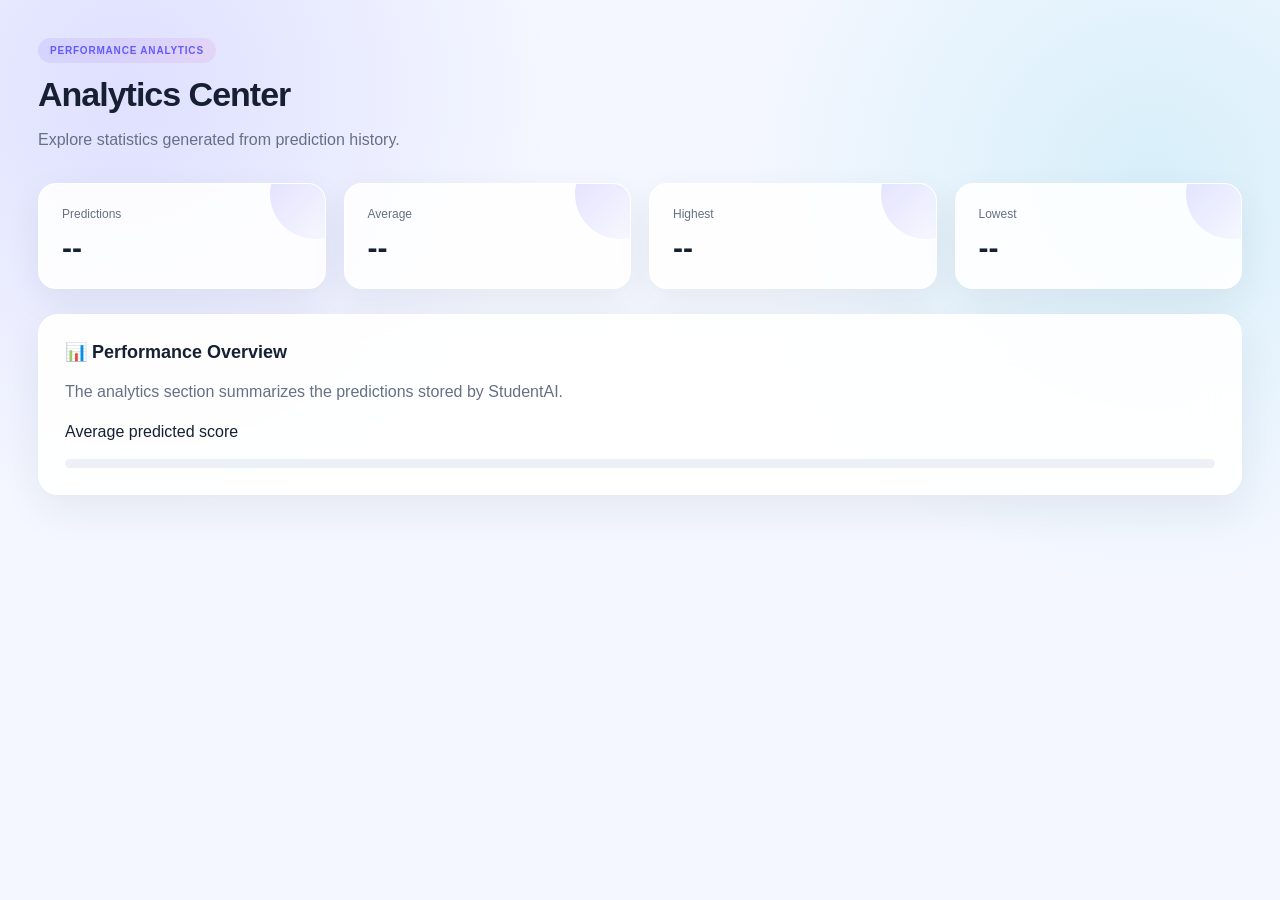
<file: frontend/pages/analytics.html>
<!DOCTYPE html>

<html lang="en">

<head>

    <meta charset="UTF-8">

    <meta
        name="viewport"
        content="width=device-width, initial-scale=1.0"
    >

    <title>Analytics</title>

    <link
        rel="stylesheet"
        href="../css/main.css"
    >

</head>


<body>

<div class="page">


    <div class="page-header">

        <span class="badge">
            PERFORMANCE ANALYTICS
        </span>

        <h1>
            Analytics Center
        </h1>

        <p>
            Explore statistics generated from
            prediction history.
        </p>

    </div>


    <div class="stats">


        <div class="stat-card">

            <span>
                Predictions
            </span>

            <strong id="total">
                --
            </strong>

        </div>


        <div class="stat-card">

            <span>
                Average
            </span>

            <strong id="average">
                --
            </strong>

        </div>


        <div class="stat-card">

            <span>
                Highest
            </span>

            <strong id="highest">
                --
            </strong>

        </div>


        <div class="stat-card">

            <span>
                Lowest
            </span>

            <strong id="lowest">
                --
            </strong>

        </div>


    </div>


    <div class="card">

        <h2>
            📊 Performance Overview
        </h2>

        <p>
            The analytics section summarizes the
            predictions stored by StudentAI.
        </p>

        <br>

        <div>
            Average predicted score
        </div>

        <br>

        <div class="progress">

            <div
                id="average-bar"
                class="progress-bar"
                style="width:0%"
            >
            </div>

        </div>

    </div>


</div>


<script src="../js/analytics.js"></script>
<script src="../js/theme.js"></script>
</body>

</html>
</file>
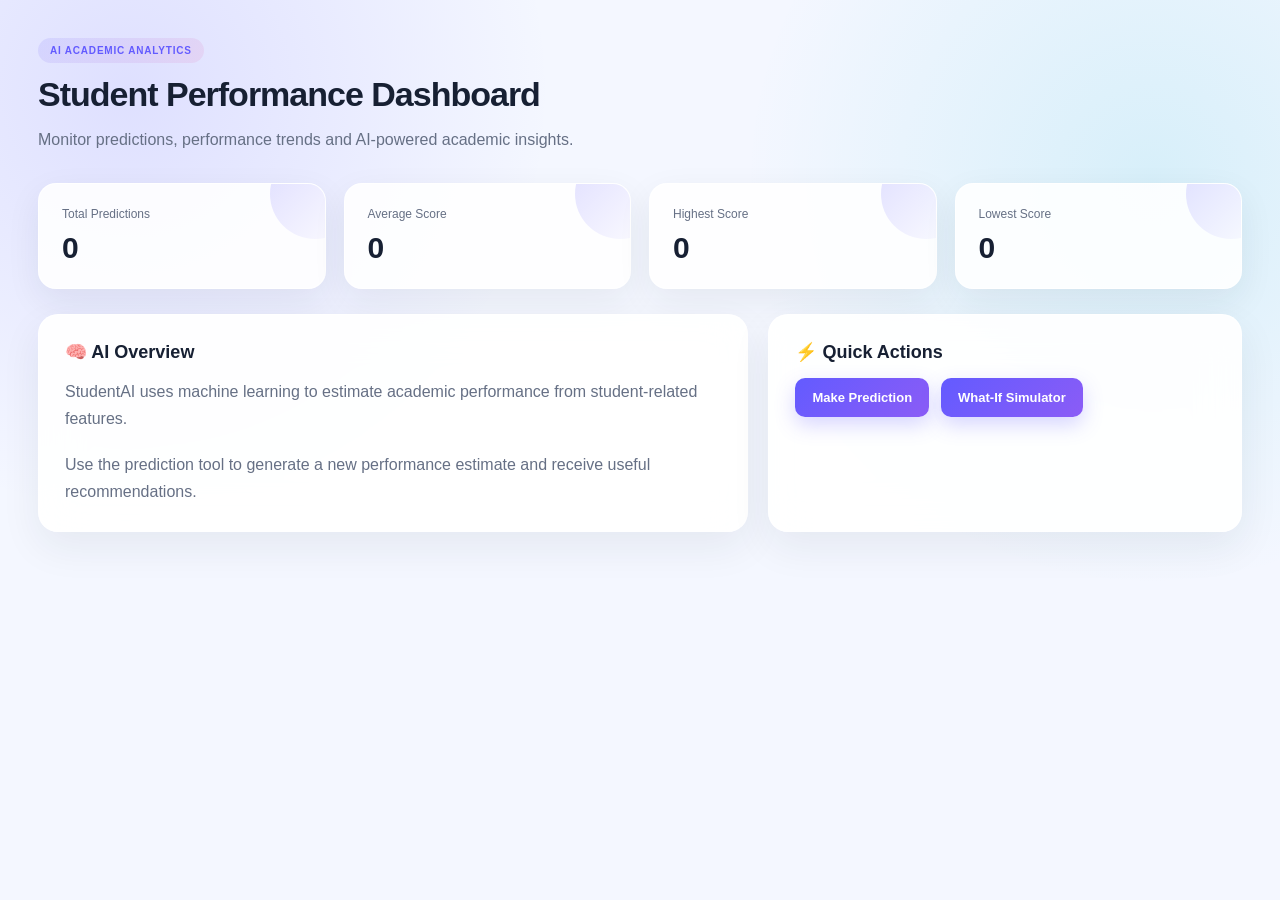
<file: frontend/pages/dashboard.html>
<!DOCTYPE html>

<html lang="en">

<head>

    <meta charset="UTF-8">

    <meta
        name="viewport"
        content="width=device-width, initial-scale=1.0"
    >

    <title>Dashboard</title>

    <link
        rel="stylesheet"
        href="../css/main.css"
    >

</head>


<body>

<div class="page">


    <div class="page-header">

        <span class="badge">
            AI ACADEMIC ANALYTICS
        </span>

        <h1>
            Student Performance Dashboard
        </h1>

        <p>
            Monitor predictions, performance trends
            and AI-powered academic insights.
        </p>

    </div>


    <!-- STATISTICS -->

    <div class="stats">

        <div class="stat-card">

            <span>
                Total Predictions
            </span>

            <strong id="total-predictions">
                0
            </strong>

        </div>


        <div class="stat-card">

            <span>
                Average Score
            </span>

            <strong id="average-score">
                0
            </strong>

        </div>


        <div class="stat-card">

            <span>
                Highest Score
            </span>

            <strong id="highest-score">
                0
            </strong>

        </div>


        <div class="stat-card">

            <span>
                Lowest Score
            </span>

            <strong id="lowest-score">
                0
            </strong>

        </div>

    </div>


    <!-- DASHBOARD CONTENT -->

    <div class="dashboard-grid">


        <div class="card">

            <h2>
                🧠 AI Overview
            </h2>

            <p>
                StudentAI uses machine learning to
                estimate academic performance from
                student-related features.
            </p>

            <br>

            <p>
                Use the prediction tool to generate
                a new performance estimate and receive
                useful recommendations.
            </p>

        </div>


        <div class="card">

            <h2>
                ⚡ Quick Actions
            </h2>

            <div class="quick-actions">

                <a href="predict.html">
                    Make Prediction
                </a>

                <a href="simulator.html">
                    What-If Simulator
                </a>

            </div>

        </div>


    </div>

</div>
<script src="../js/dashboard.js"></script>
<script src="../js/theme.js"></script>

</body>

</html>
</file>
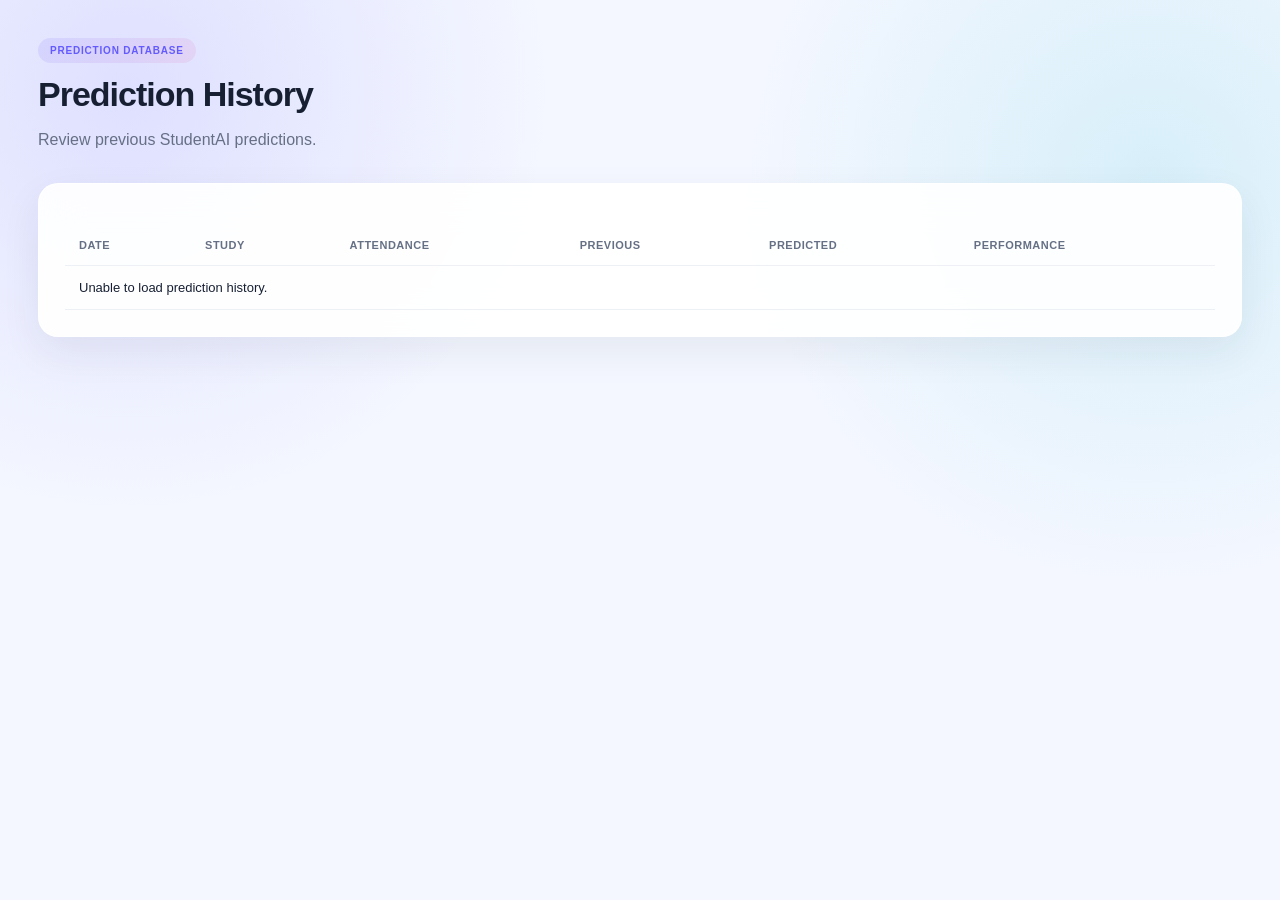
<file: frontend/pages/history.html>
<!DOCTYPE html>

<html lang="en">

<head>

    <meta charset="UTF-8">

    <meta
        name="viewport"
        content="width=device-width, initial-scale=1.0"
    >

    <title>Prediction History</title>

    <link
        rel="stylesheet"
        href="../css/main.css"
    >

</head>


<body>

<div class="page">


    <div class="page-header">

        <span class="badge">
            PREDICTION DATABASE
        </span>

        <h1>
            Prediction History
        </h1>

        <p>
            Review previous StudentAI predictions.
        </p>

    </div>


    <div class="card">

        <div
            style="
                overflow-x:auto;
            "
        >

            <table class="data-table">

                <thead>

                    <tr>

                        <th>
                            Date
                        </th>

                        <th>
                            Study
                        </th>

                        <th>
                            Attendance
                        </th>

                        <th>
                            Previous
                        </th>

                        <th>
                            Predicted
                        </th>

                        <th>
                            Performance
                        </th>

                    </tr>

                </thead>


                <tbody id="history-body">

                    <tr>

                        <td colspan="6">
                            Loading...
                        </td>

                    </tr>

                </tbody>

            </table>

        </div>

    </div>


</div>


<script src="../js/history.js"></script>
<script src="../js/theme.js"></script>
</body>

</html>
</file>
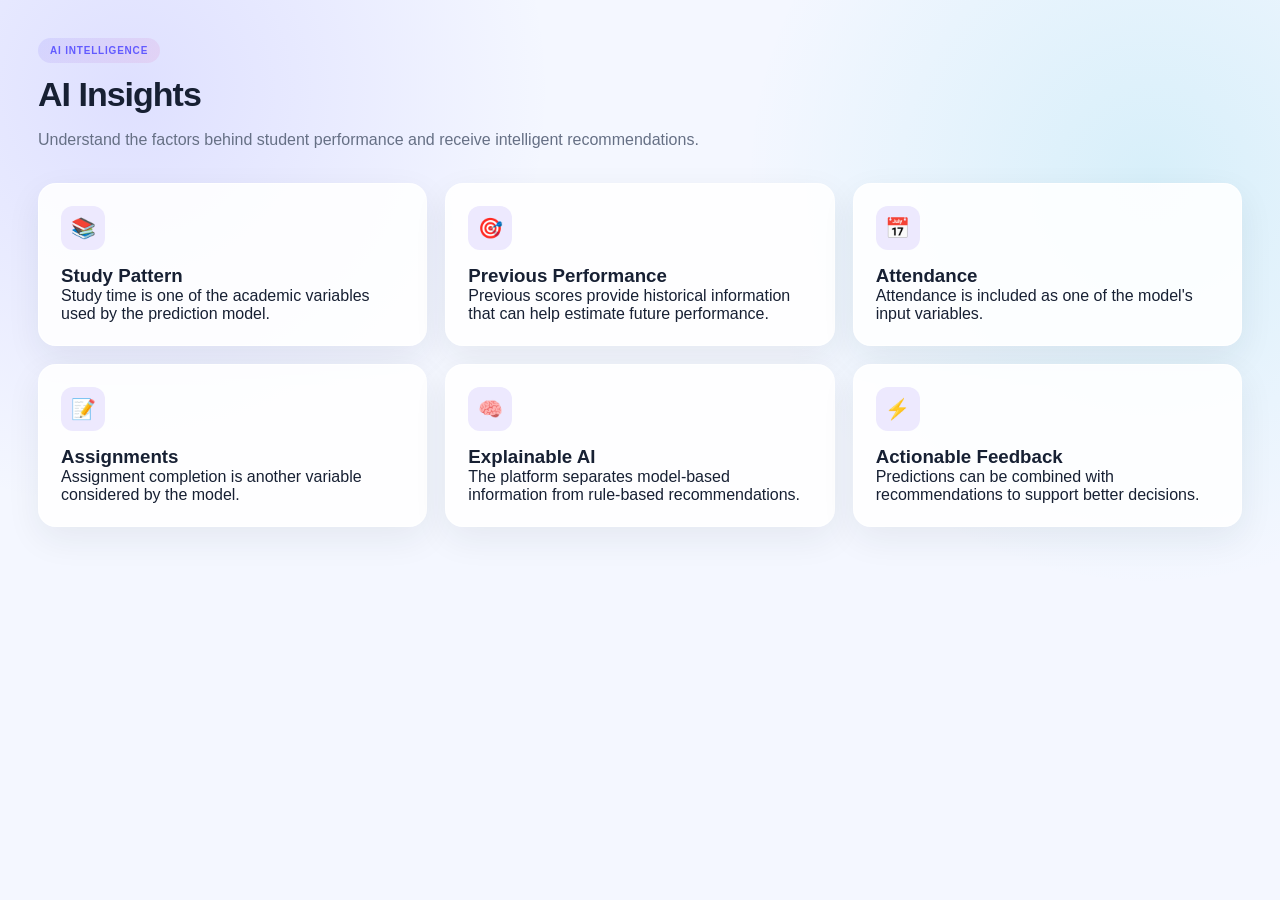
<file: frontend/pages/insights.html>
<!DOCTYPE html>
<html lang="en">

<head>

    <meta charset="UTF-8">

    <meta
        name="viewport"
        content="width=device-width, initial-scale=1.0"
    >

    <title>AI Insights</title>

    <link
        rel="stylesheet"
        href="../css/main.css"
    >

</head>


<body>

<div class="page">


    <div class="page-header">

        <span class="badge">
            AI INTELLIGENCE
        </span>

        <h1>
            AI Insights
        </h1>

        <p>
            Understand the factors behind student
            performance and receive intelligent recommendations.
        </p>

    </div>


    <div class="insight-grid">


        <div class="insight-card">

            <div class="insight-icon">
                📚
            </div>

            <h3>
                Study Pattern
            </h3>

            <p>
                Study time is one of the academic
                variables used by the prediction model.
            </p>

        </div>


        <div class="insight-card">

            <div class="insight-icon">
                🎯
            </div>

            <h3>
                Previous Performance
            </h3>

            <p>
                Previous scores provide historical
                information that can help estimate
                future performance.
            </p>

        </div>


        <div class="insight-card">

            <div class="insight-icon">
                📅
            </div>

            <h3>
                Attendance
            </h3>

            <p>
                Attendance is included as one of the
                model's input variables.
            </p>

        </div>


        <div class="insight-card">

            <div class="insight-icon">
                📝
            </div>

            <h3>
                Assignments
            </h3>

            <p>
                Assignment completion is another
                variable considered by the model.
            </p>

        </div>


        <div class="insight-card">

            <div class="insight-icon">
                🧠
            </div>

            <h3>
                Explainable AI
            </h3>

            <p>
                The platform separates model-based
                information from rule-based recommendations.
            </p>

        </div>


        <div class="insight-card">

            <div class="insight-icon">
                ⚡
            </div>

            <h3>
                Actionable Feedback
            </h3>

            <p>
                Predictions can be combined with
                recommendations to support better decisions.
            </p>

        </div>


    </div>

</div>
<script src="../js/theme.js"></script>
</body>

</html>
</file>
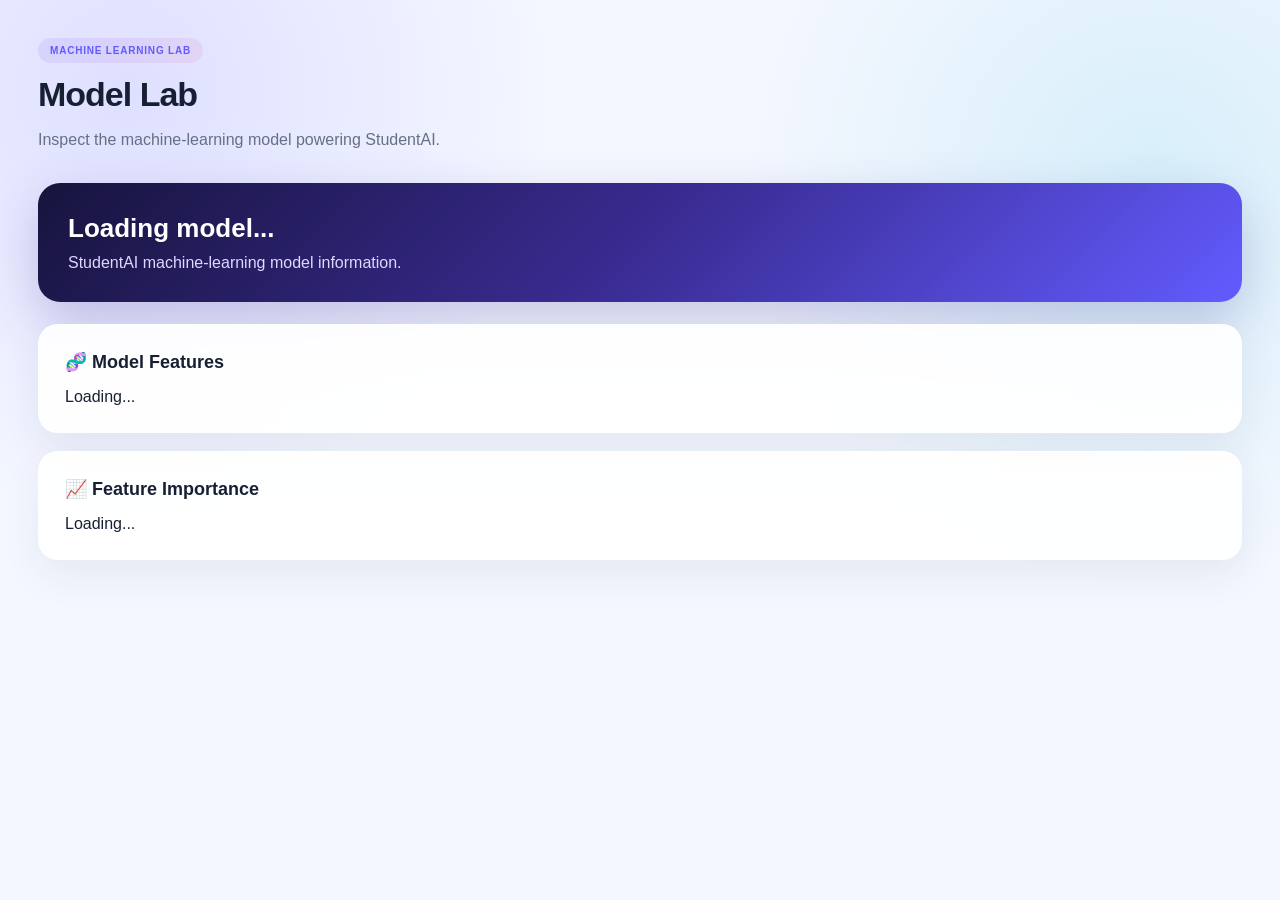
<file: frontend/pages/model.html>
<!DOCTYPE html>

<html lang="en">

<head>

    <meta charset="UTF-8">

    <meta
        name="viewport"
        content="width=device-width, initial-scale=1.0"
    >

    <title>Model Lab</title>

    <link
        rel="stylesheet"
        href="../css/main.css"
    >

</head>


<body>

<div class="page">


    <div class="page-header">

        <span class="badge">
            MACHINE LEARNING LAB
        </span>

        <h1>
            Model Lab
        </h1>

        <p>
            Inspect the machine-learning model
            powering StudentAI.
        </p>

    </div>


    <div
        id="model-hero"
        class="model-hero"
    >

        <h2 id="model-name">
            Loading model...
        </h2>

        <p>
            StudentAI machine-learning model
            information.
        </p>

    </div>


    <div class="card">

        <h2>
            🧬 Model Features
        </h2>

        <div id="features">
            Loading...
        </div>

    </div>


    <br>


    <div class="card">

        <h2>
            📈 Feature Importance
        </h2>

        <div id="importance">
            Loading...
        </div>

    </div>


</div>


<script src="../js/model.js"></script>
<script src="../js/theme.js"></script>
</body>

</html>
</file>
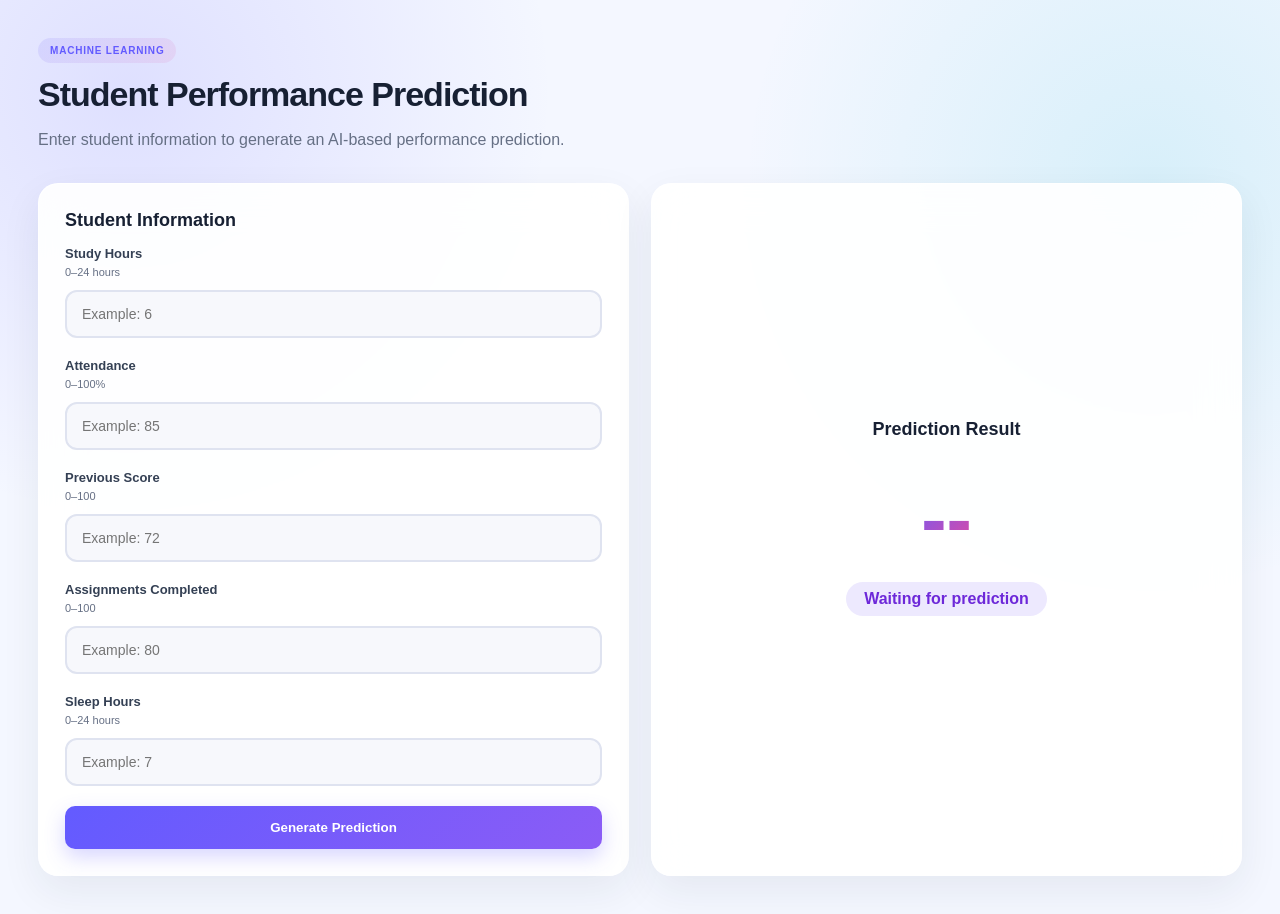
<file: frontend/pages/predict.html>
<!DOCTYPE html>

<html lang="en">

<head>

    <meta charset="UTF-8">

    <meta
        name="viewport"
        content="width=device-width, initial-scale=1.0"
    >

    <title>Prediction</title>

    <link
        rel="stylesheet"
        href="../css/main.css"
    >

</head>


<body>

<div class="page">


    <div class="page-header">

        <span class="badge">
            MACHINE LEARNING
        </span>

        <h1>
            Student Performance Prediction
        </h1>

        <p>
            Enter student information to generate
            an AI-based performance prediction.
        </p>

    </div>


    <div class="prediction-layout">


        <!-- FORM -->

        <div class="card">

            <h2>
                Student Information
            </h2>


            <form id="prediction-form">


                <label>

                    Study Hours

                    <span class="input-hint">
                        0–24 hours
                    </span>

                    <input
                        type="number"
                        id="study_hours"
                        name="study_hours"
                        min="0"
                        max="24"
                        step="0.5"
                        placeholder="Example: 6"
                        required
                    >

                </label>

                <label>

                    Attendance

                    <span class="input-hint">
                        0–100%
                     </span>

                    <input
                        type="number"
                        id="attendance"
                        name="attendance"
                        min="0"
                        max="100"
                        step="1"
                        placeholder="Example: 85"
                        required
                    >

                </label>


                <label>

                    Previous Score

                    <span class="input-hint">
                        0–100
                    </span>

                    <input
                        type="number"
                        id="previous_score"
                        name="previous_score"
                        min="0"
                        max="100"
                        step="1"
                        placeholder="Example: 72"
                        required
                    >

                </label>

                <label>

                    Assignments Completed

                    <span class="input-hint">
                        0–100
                    </span>

                    <input
                        type="number"
                        id="assignments_completed"
                        name="assignments_completed"
                        min="0"
                        max="100"
                        step="1"
                        placeholder="Example: 80"
                        required
                    >

                </label>


                <label>

                    Sleep Hours

                    <span class="input-hint">
                        0–24 hours
                    </span>

                    <input
                        type="number"
                        id="sleep_hours"
                        name="sleep_hours"
                        min="0"
                        max="24"
                        step="0.5"
                        placeholder="Example: 7"
                        required
                    >

                </label>


                <button
                    type="submit"
                    id="prediction-button"
                    class="primary-action"
                >
                    Generate Prediction
                </button>


            </form>

        </div>


        <!-- RESULT -->

        <div class="card result-panel">

            <h2>
                Prediction Result
            </h2>


            <div
                id="prediction-score"
                class="big-score"
            >
                --
            </div>


            <div
                id="prediction-category"
                class="category"
            >
                Waiting for prediction
            </div>


            <div
                id="recommendations"
                style="width:100%;"
            >

            </div>

        </div>


    </div>

</div>

<script src="../js/prediction.js"></script>
<script src="../js/theme.js"></script>
</body>

</html>
</file>
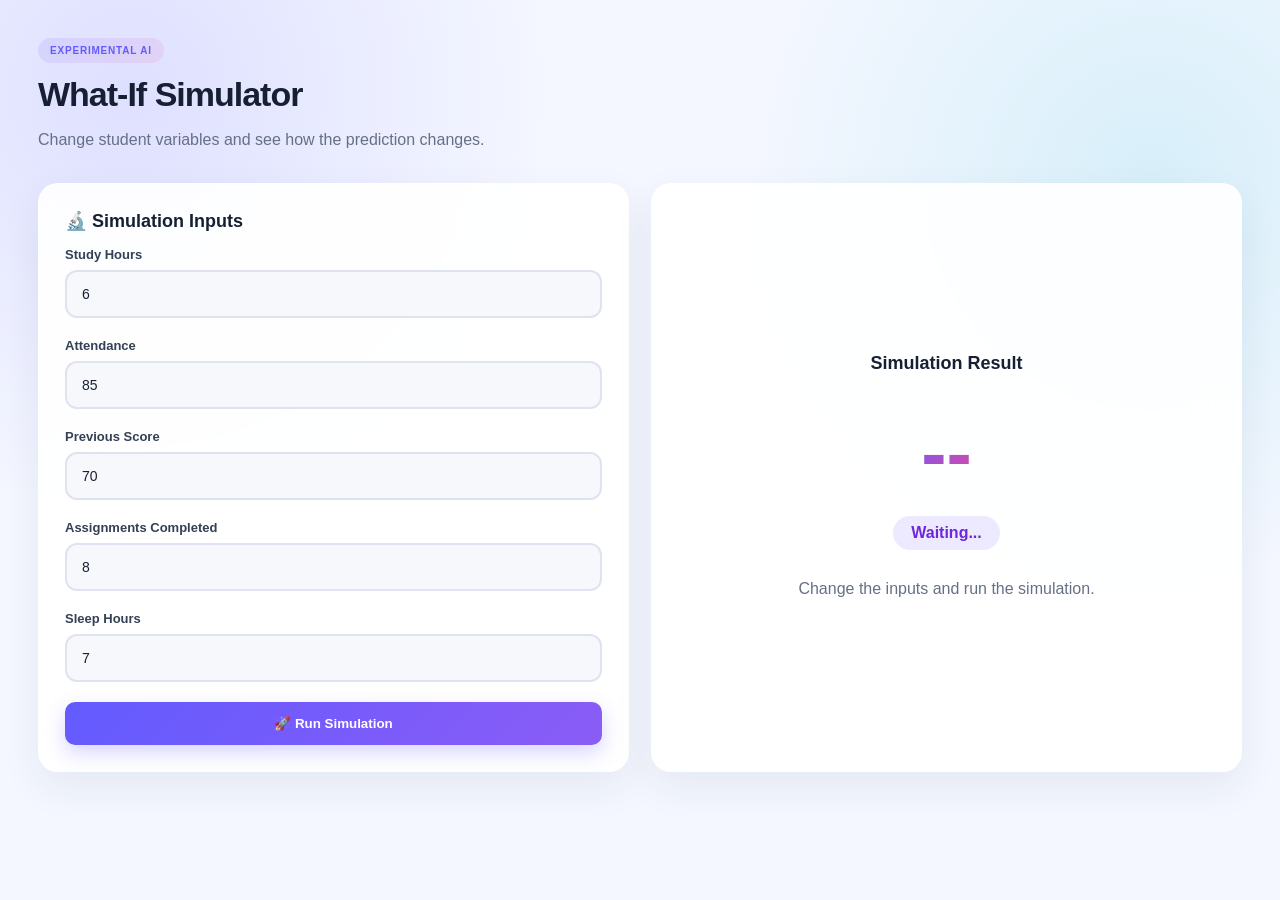
<file: frontend/pages/simulator.html>
<!DOCTYPE html>

<html lang="en">

<head>

    <meta charset="UTF-8">

    <meta
        name="viewport"
        content="width=device-width, initial-scale=1.0"
    >

    <title>What-If Simulator</title>

    <link
        rel="stylesheet"
        href="../css/main.css"
    >

</head>


<body>

<div class="page">


    <div class="page-header">

        <span class="badge">
            EXPERIMENTAL AI
        </span>

        <h1>
            What-If Simulator
        </h1>

        <p>
            Change student variables and see how
            the prediction changes.
        </p>

    </div>


    <div class="prediction-layout">


        <div class="card">

            <h2>
                🔬 Simulation Inputs
            </h2>


            <label>
                Study Hours

                <input
                    type="number"
                    id="study_hours"
                    value="6"
                    min="0"
                    max="24"
                    step="0.1"
                >
            </label>


            <label>
                Attendance

                <input
                    type="number"
                    id="attendance"
                    value="85"
                    min="0"
                    max="100"
                >
            </label>


            <label>
                Previous Score

                <input
                    type="number"
                    id="previous_score"
                    value="70"
                    min="0"
                    max="100"
                >
            </label>


            <label>
                Assignments Completed

                <input
                    type="number"
                    id="assignments_completed"
                    value="8"
                    min="0"
                    max="100"
                >
            </label>


            <label>
                Sleep Hours

                <input
                    type="number"
                    id="sleep_hours"
                    value="7"
                    min="0"
                    max="24"
                >
            </label>


            <button
                class="primary-action"
                onclick="runSimulation()"
            >
                🚀 Run Simulation
            </button>

        </div>


        <div class="card result-panel">

            <h2>
                Simulation Result
            </h2>


            <div
                id="simulation-score"
                class="big-score"
            >
                --
            </div>


            <div
                id="simulation-category"
                class="category"
            >
                Waiting...
            </div>


            <p id="simulation-message">
                Change the inputs and run the simulation.
            </p>

        </div>


    </div>

</div>


<script src="../js/simulator.js"></script>
<script src="../js/theme.js"></script>
</body>

</html>
</file>
<file: frontend/css/main.css>
* {
    margin: 0;
    padding: 0;
    box-sizing: border-box;
}

:root {
    --bg: #f4f7ff;
    --card: rgba(255, 255, 255, 0.88);
    --text: #172033;
    --muted: #667085;
    --border: rgba(255, 255, 255, 0.7);

    --primary: #635bff;
    --secondary: #8b5cf6;
    --cyan: #06b6d4;
    --pink: #ec4899;

    --success: #16a34a;
    --danger: #ef4444;

    --sidebar: #11152b;
}

body {
    font-family: Inter, Arial, Helvetica, sans-serif;
    background:
        radial-gradient(circle at 10% 10%, rgba(99, 91, 255, 0.15), transparent 30%),
        radial-gradient(circle at 90% 20%, rgba(6, 182, 212, 0.12), transparent 30%),
        var(--bg);

    color: var(--text);
    min-height: 100vh;
    transition: 0.3s ease;
}


/* =========================
   APP
========================= */

.app {
    display: flex;
    min-height: 100vh;
}


/* =========================
   SIDEBAR
========================= */

.sidebar {
    width: 255px;
    background:
        linear-gradient(180deg, #11152b 0%, #171b38 100%);

    color: white;

    display: flex;
    flex-direction: column;

    padding: 25px 15px;

    flex-shrink: 0;

    box-shadow: 8px 0 30px rgba(17, 21, 43, 0.15);
}


/* LOGO */

.logo {
    display: flex;
    align-items: center;
    gap: 12px;

    padding: 5px 10px 35px;
}

.logo-icon {
    width: 44px;
    height: 44px;

    display: flex;
    align-items: center;
    justify-content: center;

    border-radius: 13px;

    background:
        linear-gradient(135deg, #635bff, #ec4899);

    box-shadow:
        0 8px 25px rgba(99, 91, 255, 0.35);

    font-size: 21px;
}

.logo strong {
    display: block;
    font-size: 17px;
}

.logo small {
    display: block;
    color: #9ca3af;
    margin-top: 4px;
}


/* NAV */

.sidebar nav {
    display: flex;
    flex-direction: column;
    gap: 7px;
}

.sidebar nav a {
    position: relative;

    text-decoration: none;

    color: #b9bfd3;

    padding: 13px 14px;

    border-radius: 11px;

    font-size: 13px;

    transition: 0.25s ease;
}

.sidebar nav a:hover {
    color: white;

    background:
        linear-gradient(
            90deg,
            rgba(99, 91, 255, 0.25),
            rgba(139, 92, 246, 0.12)
        );

    transform: translateX(4px);
}

.sidebar nav a::before {
    content: "";

    position: absolute;

    left: 0;
    top: 50%;

    width: 3px;
    height: 0;

    background: #8b5cf6;

    border-radius: 10px;

    transform: translateY(-50%);

    transition: 0.25s;
}

.sidebar nav a:hover::before {
    height: 55%;
}


/* SIDEBAR BOTTOM */

.sidebar-bottom {
    margin-top: auto;
}

.sidebar-bottom button {
    width: 100%;

    padding: 12px;

    border: 1px solid rgba(255,255,255,0.1);

    border-radius: 10px;

    background: rgba(255,255,255,0.05);

    color: #d1d5db;

    cursor: pointer;

    transition: 0.25s;
}

.sidebar-bottom button:hover {
    background: rgba(255,255,255,0.1);
}


/* =========================
   MAIN
========================= */

.main {
    flex: 1;
    min-width: 0;
}


/* TOPBAR */

.topbar {
    height: 72px;

    background: rgba(255,255,255,0.78);

    backdrop-filter: blur(20px);

    border-bottom: 1px solid rgba(0,0,0,0.05);

    display: flex;
    align-items: center;
    justify-content: space-between;

    padding: 0 28px;

    position: relative;

    z-index: 20;
}

.topbar strong {
    font-size: 14px;
}

.api-status {
    font-size: 12px;

    padding: 7px 12px;

    border-radius: 30px;

    background: #ecfdf3;

    color: #15803d;

    font-weight: 600;
}


/* MENU */

.menu-button {
    display: none;

    width: 42px;
    height: 42px;

    border: 1px solid #d9dded;

    border-radius: 12px;

    background: linear-gradient(
        135deg,
        #635bff,
        #8b5cf6
    );

    color: white;

    font-size: 22px;

    font-weight: 900;

    cursor: pointer;

    box-shadow:
        0 6px 18px rgba(99, 91, 255, 0.30);

    transition: 0.25s ease;
}

.menu-button:hover {
    transform: scale(1.05);

    box-shadow:
        0 8px 24px rgba(99, 91, 255, 0.40);
}

.menu-button:active {
    transform: scale(0.95);
}

/* IFRAME */

.content-frame {
    width: 100%;

    height: calc(100vh - 72px);

    border: none;

    display: block;
}


/* =========================
   PAGE
========================= */

.page {
    padding: 38px;

    max-width: 1400px;

    margin: auto;
}

.page-header {
    margin-bottom: 30px;
}

.page-header h1 {
    font-size: 34px;

    margin: 12px 0;

    letter-spacing: -1px;
}

.page-header p {
    color: var(--muted);

    line-height: 1.7;
}


/* BADGE */

.badge {
    display: inline-block;

    padding: 7px 12px;

    border-radius: 30px;

    background:
        linear-gradient(
            135deg,
            rgba(99,91,255,0.12),
            rgba(236,72,153,0.1)
        );

    color: var(--primary);

    font-size: 10px;

    font-weight: 800;

    letter-spacing: 0.8px;
}


/* =========================
   CARDS
========================= */

.card {
    background: var(--card);

    backdrop-filter: blur(20px);

    border: 1px solid rgba(255,255,255,0.8);

    border-radius: 20px;

    padding: 26px;

    box-shadow:
        0 15px 40px rgba(31, 41, 55, 0.07);

    transition:
        transform 0.25s ease,
        box-shadow 0.25s ease;
}

.card:hover {
    transform: translateY(-3px);

    box-shadow:
        0 20px 50px rgba(31, 41, 55, 0.11);
}

.card h2 {
    margin-bottom: 15px;

    font-size: 18px;
}

.card p {
    color: var(--muted);

    line-height: 1.7;
}


/* =========================
   STATS
========================= */

.stats {
    display: grid;

    grid-template-columns: repeat(4, 1fr);

    gap: 18px;

    margin-bottom: 25px;
}

.stat-card {
    position: relative;

    overflow: hidden;

    background: var(--card);

    border: 1px solid rgba(255,255,255,0.8);

    border-radius: 18px;

    padding: 23px;

    box-shadow:
        0 12px 35px rgba(31,41,55,0.07);
}

.stat-card::after {
    content: "";

    position: absolute;

    width: 90px;
    height: 90px;

    border-radius: 50%;

    right: -35px;
    top: -35px;

    background:
        linear-gradient(
            135deg,
            rgba(99,91,255,0.2),
            transparent
        );
}

.stat-card span {
    display: block;

    color: var(--muted);

    font-size: 12px;

    margin-bottom: 10px;
}

.stat-card strong {
    font-size: 30px;
}


/* =========================
   DASHBOARD
========================= */

.dashboard-grid {
    display: grid;

    grid-template-columns: 1.2fr 0.8fr;

    gap: 20px;
}


/* QUICK ACTIONS */

.quick-actions {
    display: flex;

    gap: 12px;

    flex-wrap: wrap;
}

.quick-actions a {
    text-decoration: none;

    padding: 12px 17px;

    color: white;

    border-radius: 10px;

    font-size: 13px;

    font-weight: 600;

    background:
        linear-gradient(
            135deg,
            var(--primary),
            var(--secondary)
        );

    box-shadow:
        0 8px 20px rgba(99,91,255,0.25);

    transition: 0.25s;
}

.quick-actions a:hover {
    transform: translateY(-2px);

    box-shadow:
        0 12px 25px rgba(99,91,255,0.35);
}


/* =========================
   PREDICTION
========================= */

.prediction-layout {
    display: grid;

    grid-template-columns: 1fr 1fr;

    gap: 22px;
}

.card label {

    display: block;

    margin-bottom: 20px;

    font-size: 13px;

    font-weight: 700;

    color: #344054;

}
body.dark .card label {

    color: #e5e7eb;

}

.card input,
.card select {
    width: 100%;

    margin-top: 8px;

    padding: 14px 15px;

    border: 2px solid #dfe3f0;

    border-radius: 12px;

    outline: none;

    font-size: 14px;

    color: #172033;

    background: #f7f8fc;

    transition:
        border-color 0.2s ease,
        box-shadow 0.2s ease,
        background 0.2s ease;
}


.card input:hover,
.card select:hover {

    border-color: #b9b4ff;

    background: #ffffff;

}


.card input:focus,
.card select:focus {

    border-color: var(--primary);

    background: #ffffff;

    box-shadow:
        0 0 0 4px rgba(99, 91, 255, 0.12);

}



/* BUTTON */

.primary-action {
    width: 100%;

    padding: 14px;

    background:
        linear-gradient(
            135deg,
            var(--primary),
            var(--secondary)
        );

    color: white;

    border: none;

    border-radius: 10px;

    cursor: pointer;

    font-weight: 700;

    box-shadow:
        0 8px 20px rgba(99,91,255,0.25);

    transition: 0.25s;
}

.primary-action:hover {
    transform: translateY(-2px);

    box-shadow:
        0 12px 28px rgba(99,91,255,0.35);
}


/* RESULT */

.result-panel {
    display: flex;

    flex-direction: column;

    align-items: center;

    justify-content: center;

    text-align: center;
}

.big-score {
    font-size: 76px;

    font-weight: 800;

    background:
        linear-gradient(
            135deg,
            var(--primary),
            var(--pink)
        );
    background-clip: text;
    -webkit-background-clip: text;
    -webkit-text-fill-color: transparent;

    margin: 20px 0;
}

.category {
    padding: 8px 18px;

    border-radius: 30px;

    background: #ede9fe;

    color: #6d28d9;

    font-weight: 700;

    margin-bottom: 25px;
}


/* RECOMMENDATION */

.recommendation {
    text-align: left;

    padding: 14px;

    border-bottom: 1px solid var(--border);
}

.recommendation strong {
    font-size: 13px;
}

.recommendation p {
    font-size: 12px;

    margin-top: 5px;
}


/* =========================
   TABLE
========================= */

.data-table {
    width: 100%;

    border-collapse: collapse;

    margin-top: 15px;
}

.data-table th,
.data-table td {
    padding: 14px;

    text-align: left;

    border-bottom: 1px solid #edf0f5;

    font-size: 13px;
}

.data-table th {
    color: var(--muted);

    font-size: 11px;

    text-transform: uppercase;

    letter-spacing: 0.5px;
}


/* =========================
   PROGRESS BAR
========================= */

.progress {
    height: 9px;

    background: #edf0f7;

    border-radius: 20px;

    overflow: hidden;
}

.progress-bar {
    height: 100%;

    border-radius: 20px;

    background:
        linear-gradient(
            90deg,
            var(--primary),
            var(--cyan)
        );
}


/* =========================
   INSIGHT CARDS
========================= */

.insight-grid {
    display: grid;

    grid-template-columns: repeat(3, 1fr);

    gap: 18px;
}

.insight-card {
    padding: 22px;

    border-radius: 18px;

    background: var(--card);

    border: 1px solid rgba(255,255,255,0.8);

    box-shadow:
        0 12px 35px rgba(31,41,55,0.07);
}

.insight-icon {
    width: 44px;
    height: 44px;

    display: flex;

    align-items: center;
    justify-content: center;

    border-radius: 12px;

    background: #ede9fe;

    margin-bottom: 15px;

    font-size: 20px;
}


/* =========================
   MODEL LAB
========================= */

.model-hero {
    padding: 30px;

    border-radius: 22px;

    color: white;

    background:
        linear-gradient(
            135deg,
            #17143d,
            #392b91,
            #635bff
        );

    box-shadow:
        0 20px 50px rgba(63,55,150,0.25);

    margin-bottom: 22px;
}

.model-hero h2 {
    font-size: 26px;

    margin-bottom: 10px;
}

.model-hero p {
    color: #ddd9ff;
}


/* =========================
   FLOATING AI BUTTON
========================= */

.ai-floating {
    position: fixed;

    right: 28px;
    bottom: 28px;

    width: 58px;
    height: 58px;

    border: none;

    border-radius: 50%;

    color: white;

    font-size: 23px;

    cursor: pointer;

    background:
        linear-gradient(
            135deg,
            #635bff,
            #ec4899
        );

    box-shadow:
        0 10px 30px rgba(99,91,255,0.4);

    z-index: 999;

    animation: floatButton 2.5s infinite ease-in-out;
}

@keyframes floatButton {

    0%, 100% {
        transform: translateY(0);
    }

    50% {
        transform: translateY(-7px);
    }
}


/* =========================
   EMPTY STATE
========================= */

.empty-state {
    text-align: center;

    padding: 60px 20px;

    color: var(--muted);
}

.empty-state .empty-icon {
    font-size: 50px;

    margin-bottom: 15px;
}


/* =========================
   DARK MODE
========================= */

body.dark {
    --bg: #090b16;
    --card: #111526;
    --text: #f5f7ff;
    --muted: #9ca3af;
    --border: #252b40;

    background:
        radial-gradient(
            circle at 10% 10%,
            rgba(99,91,255,0.18),
            transparent 30%
        ),
        #090b16;
}

body.dark .topbar {
    background: rgba(17,21,38,0.85);

    color: white;
}

body.dark .card,
body.dark .stat-card,
body.dark .insight-card {
    border-color: #252b40;
}

body.dark .card input,
body.dark .card select {
    background: #0c1020;

    color: white;

    border-color: #30364e;
}

body.dark .data-table th,
body.dark .data-table td {
    border-color: #252b40;
}

body.dark .progress {
    background: #252b40;
}


/* =========================
   RESPONSIVE
========================= */

@media (max-width: 1000px) {

    .stats {
        grid-template-columns: repeat(2, 1fr);
    }

    .dashboard-grid {
        grid-template-columns: 1fr;
    }

    .insight-grid {
        grid-template-columns: 1fr 1fr;
    }
}


@media (max-width: 800px) {

    .sidebar {
        position: fixed;

        left: -270px;

        top: 0;
        bottom: 0;

        z-index: 1000;

        transition: 0.3s;
    }

    .sidebar.open {
        left: 0;
    }

    .menu-button {
        display: block;
    }

    .prediction-layout {
        grid-template-columns: 1fr;
    }

    .topbar {
        padding: 0 15px;
    }
}


@media (max-width: 600px) {

    .page {
        padding: 22px 15px;
    }

    .stats {
        grid-template-columns: 1fr;
    }

    .insight-grid {
        grid-template-columns: 1fr;
    }

    .page-header h1 {
        font-size: 27px;
    }

    .ai-floating {
        right: 18px;
        bottom: 18px;
    }
}

/* =========================
   COMPLETE DARK MODE
========================= */

body.dark {

    --bg: #080b16;

    --card: #111625;

    --text: #f8fafc;

    --muted: #a7afc2;

    --border: #2b3348;

    background:
        radial-gradient(
            circle at 10% 10%,
            rgba(99, 91, 255, 0.16),
            transparent 30%
        ),
        radial-gradient(
            circle at 90% 20%,
            rgba(6, 182, 212, 0.10),
            transparent 30%
        ),
        #080b16;

    color: #f8fafc;

}


/* PAGE TEXT */

body.dark .page-header h1,
body.dark .page-header h2,
body.dark .page-header h3 {

    color: #f8fafc;

}


body.dark .page-header p {

    color: #a7afc2;

}


/* CARDS */

body.dark .card,
body.dark .stat-card,
body.dark .insight-card {

    background:
        linear-gradient(
            145deg,
            #121829,
            #0f1422
        );

    border: 1px solid #293248;

    box-shadow:
        0 15px 40px rgba(0,0,0,0.35);

}


/* INPUTS */

body.dark .card input,
body.dark .card select {

    background: #0b1020;

    color: #f8fafc;

    border: 2px solid #303950;

}


body.dark .card input:hover,
body.dark .card select:hover {

    background: #11182b;

    border-color: #555d78;

}


body.dark .card input:focus,
body.dark .card select:focus {

    background: #11182b;

    border-color: #756cff;

    box-shadow:
        0 0 0 4px rgba(99,91,255,0.15);

}


/* INPUT PLACEHOLDER */

body.dark .card input::placeholder {

    color: #70798f;

}


/* TABLE */

body.dark .data-table th,
body.dark .data-table td {

    color: #e5e7eb;

    border-color: #293248;

}


body.dark .data-table th {

    color: #9ca3af;

}


/* PROGRESS */

body.dark .progress {

    background: #252d42;

}


/* CATEGORY */

body.dark .category {

    background: rgba(139,92,246,0.18);

    color: #c4b5fd;

}


/* EMPTY STATE */

body.dark .empty-state {

    color: #9ca3af;

}


/* BUTTON */

body.dark .primary-action {

    box-shadow:
        0 10px 30px rgba(99,91,255,0.25);

}

body.dark .topbar {

    background:
        rgba(10, 14, 28, 0.90);

    color: #f8fafc;

    border-bottom:
        1px solid #252c40;

}

/* =========================
   LIGHT MODE POLISH
========================= */

body:not(.dark) .card {

    background:
        rgba(255,255,255,0.92);

}


body:not(.dark) .card input,
body:not(.dark) .card select {

    background: #f7f8fc;

}


body:not(.dark) .card input:focus,
body:not(.dark) .card select:focus {

    background: white;

}


body:not(.dark) .topbar {

    box-shadow:
        0 4px 20px rgba(31,41,55,0.04);

}

/* =========================
   MOBILE SIDEBAR OVERLAY
========================= */

.sidebar-overlay {
    display: none;

    position: fixed;

    inset: 0;

    background: rgba(5, 8, 20, 0.55);

    backdrop-filter: blur(3px);

    z-index: 900;
}


@media (max-width: 800px) {

    .sidebar-overlay {
        display: block;

        opacity: 0;

        pointer-events: none;

        transition: opacity 0.25s ease;
    }


    .sidebar.open ~ .sidebar-overlay {

        opacity: 1;

        pointer-events: auto;

    }


    .sidebar {
        z-index: 1000;
    }

}

.input-hint {

    display: block;

    margin-top: 5px;

    margin-bottom: 4px;

    color: #667085;

    font-size: 11px;

    font-weight: 500;
}


body.dark .input-hint {

    color: #9ca3af;

}
</file>
